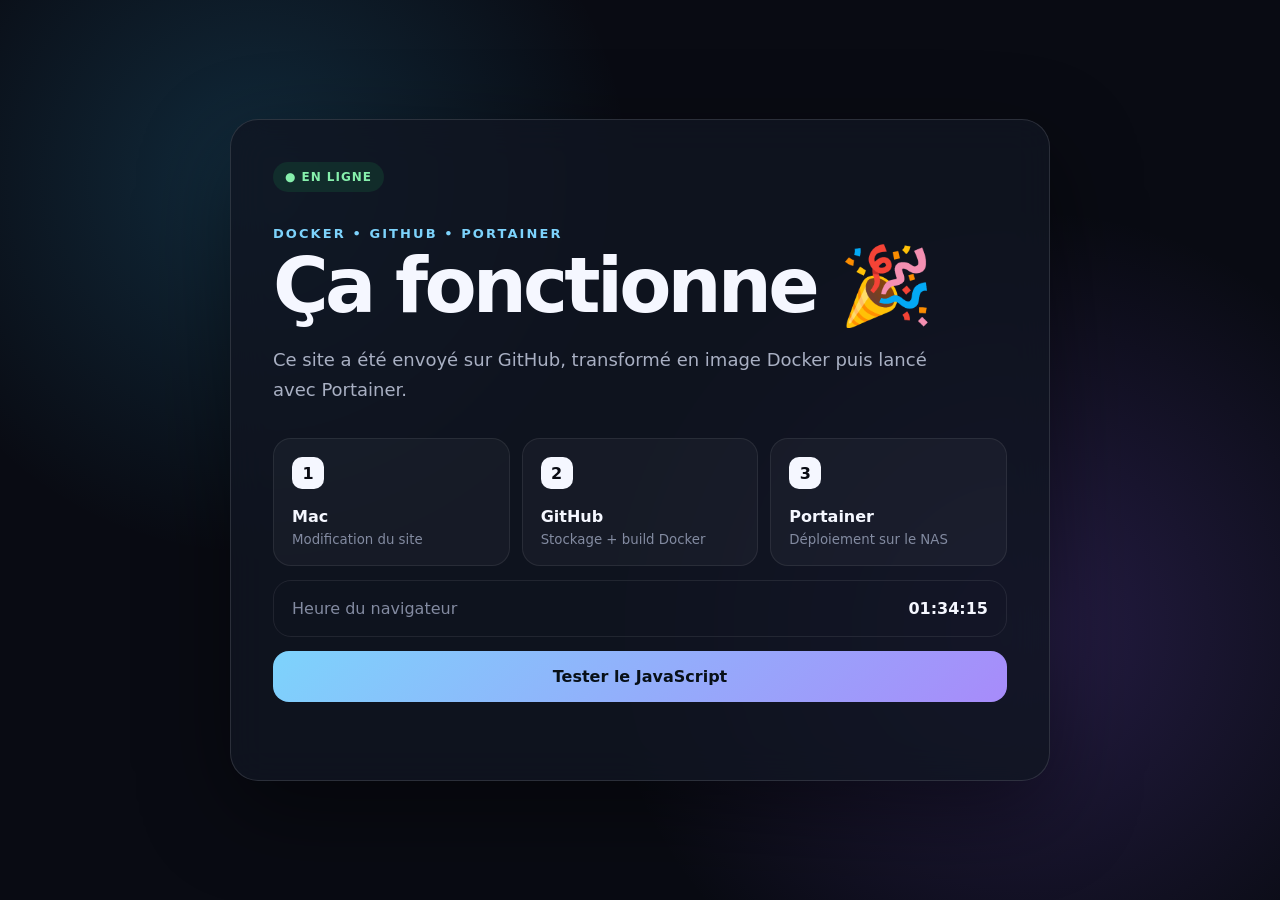
<file: index.html>
<!DOCTYPE html>
<html lang="fr">
<head>
  <meta charset="UTF-8">
  <meta name="viewport" content="width=device-width, initial-scale=1.0">
  <title>Test GitHub × Portainer</title>
  <link rel="stylesheet" href="style.css">
</head>
<body>
  <main class="card">
    <div class="badge">● EN LIGNE</div>
    <p class="eyebrow">DOCKER • GITHUB • PORTAINER</p>
    <h1>Ça fonctionne 🎉</h1>
    <p class="subtitle">
      Ce site a été envoyé sur GitHub, transformé en image Docker
      puis lancé avec Portainer.
    </p>

    <div class="steps">
      <div><span>1</span><strong>Mac</strong><small>Modification du site</small></div>
      <div><span>2</span><strong>GitHub</strong><small>Stockage + build Docker</small></div>
      <div><span>3</span><strong>Portainer</strong><small>Déploiement sur le NAS</small></div>
    </div>

    <div class="status">
      <span>Heure du navigateur</span>
      <strong id="clock">--:--:--</strong>
    </div>

    <button id="testButton">Tester le JavaScript</button>
    <p id="message"></p>
  </main>

  <script src="script.js"></script>
</body>
</html>
</file>
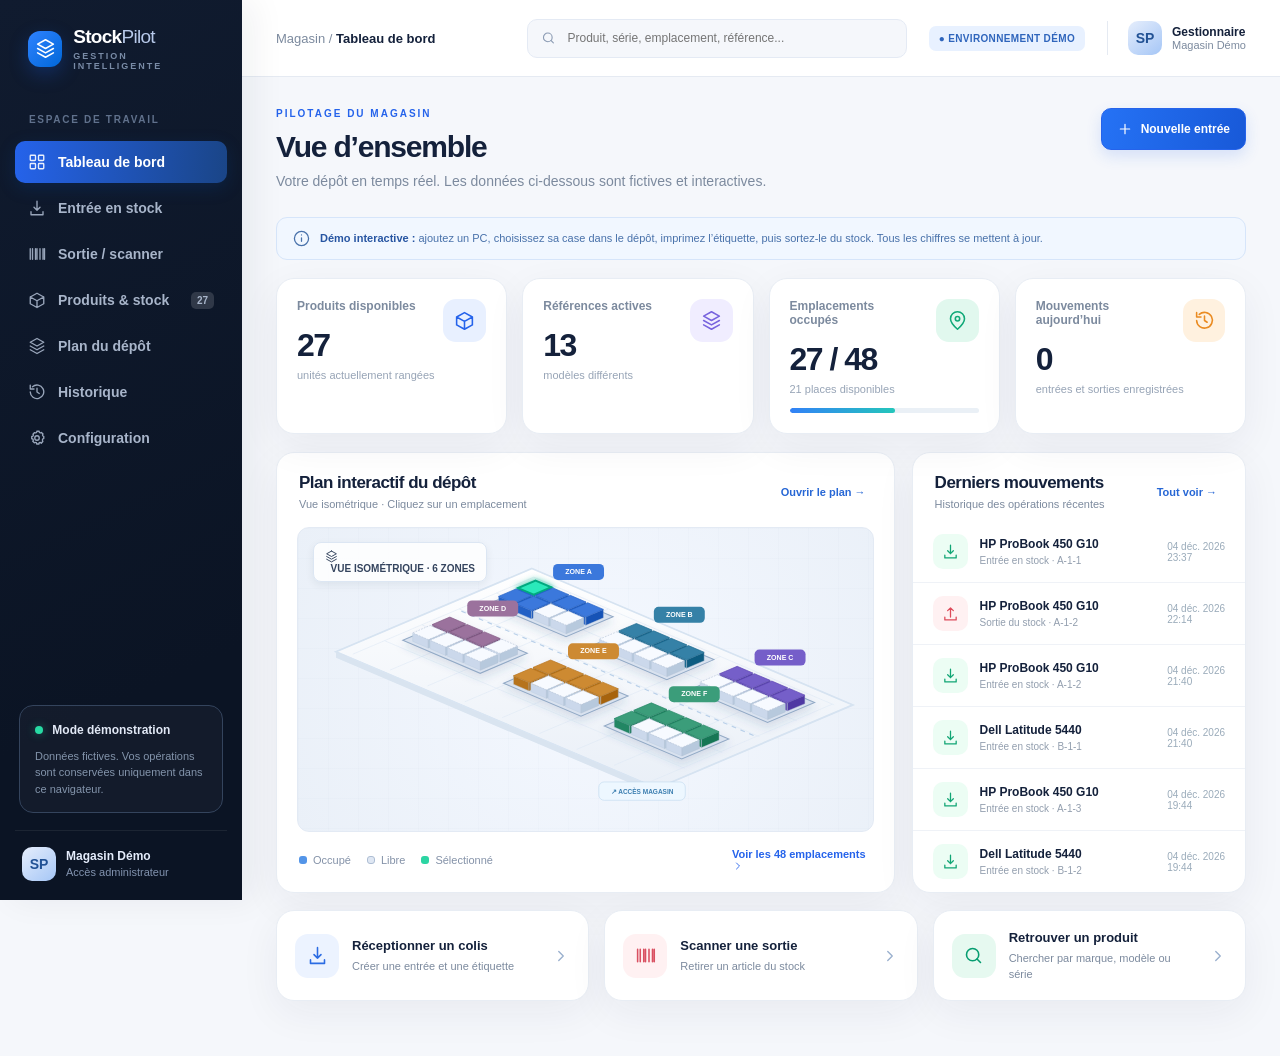
<file: stockpilot-demo/index.html>
<!DOCTYPE html>
<html lang="fr">
<head>
<meta charset="utf-8" />
<meta name="viewport" content="width=device-width, initial-scale=1" />
<meta name="theme-color" content="#0c1426" />
<meta name="description" content="StockPilot, démonstration interactive de gestion du stock, emplacements, étiquettes et scans." />
<title>StockPilot — Démonstration interactive</title>
<style>
:root{--navy:#101a2d;--navy2:#192740;--ink:#14213b;--muted:#7c8a9e;--line:#e5eaf2;--bg:#f5f7fb;--blue:#2563eb;--blue2:#1d4ed8;--cyan:#10b7ce;--green:#13a477;--red:#e34d5a;--orange:#f49a41;--shadow:0 12px 40px rgba(26,42,74,.06);--radius:18px}
*{box-sizing:border-box}html{scroll-behavior:smooth}body{margin:0;background:var(--bg);color:var(--ink);font-family:Inter,-apple-system,BlinkMacSystemFont,"Segoe UI",Arial,sans-serif;font-size:14px}button,input,select{font:inherit}button{cursor:pointer}button:disabled{cursor:not-allowed;opacity:.45}a{color:inherit;text-decoration:none}svg{display:block}button:focus-visible,input:focus-visible,select:focus-visible{outline:3px solid #83a9ff;outline-offset:2px}
.app{display:flex;min-height:100vh}.sidebar{width:242px;background:linear-gradient(155deg,#101b2f,#0b1424 75%);color:#a4b3cc;position:fixed;inset:0 auto 0 0;z-index:30;display:flex;flex-direction:column;padding:26px 15px 19px;box-shadow:12px 0 32px rgba(13,27,48,.06)}.brand{display:flex;align-items:center;gap:11px;padding:0 13px 35px;color:white}.brand-mark{width:36px;height:36px;border-radius:12px;background:linear-gradient(135deg,#2f82ff,#0067d8);display:grid;place-items:center;box-shadow:0 7px 19px #1a5de646}.brand strong{font-size:19px;letter-spacing:-.7px}.brand span{font-weight:400;color:#b7c9ea}.brand small{display:block;font-size:9px;letter-spacing:2px;text-transform:uppercase;color:#798ba6;margin-top:3px;font-weight:700}.navlabel{font-size:10px;letter-spacing:1.7px;text-transform:uppercase;color:#60718c;font-weight:800;padding:8px 14px;margin-bottom:6px}.navbtn{display:flex;gap:12px;width:100%;align-items:center;color:#a8b5ca;border:0;background:transparent;text-align:left;border-radius:10px;padding:12px 13px;margin:2px 0;font-weight:580;transition:.15s}.navbtn:hover{color:white;background:#ffffff12}.navbtn.active{color:white;background:linear-gradient(95deg,#2563eb 0%,#1a4587 100%);box-shadow:0 5px 17px #07489c3d}.navbtn .ic{opacity:.9}.navbtn .count{margin-left:auto;font-size:10px;padding:3px 6px;background:#ffffff25;border-radius:5px}.sidebottom{margin-top:auto}.sidecard{border:1px solid #34445d;background:#ffffff08;border-radius:14px;padding:15px;margin:0 4px 17px}.sidecard .green-dot{width:8px;height:8px;background:#27dba4;border-radius:50%;display:inline-block;margin-right:6px;box-shadow:0 0 10px #27dba468}.sidecard strong{color:#e2e9f6;font-size:12px}.sidecard p{font-size:11px;color:#8394ab;line-height:1.5;margin-bottom:0}.sidefoot{display:flex;align-items:center;gap:10px;border-top:1px solid #ffffff12;padding:16px 7px 0}.avatar{width:34px;height:34px;display:grid;place-items:center;border-radius:10px;background:linear-gradient(140deg,#e6eefc,#a5c6f6);color:#225295;font-weight:900}.sidefoot strong{color:#e5edfc;display:block;font-size:12px}.sidefoot small{font-size:11px;color:#8293af}
.main{margin-left:242px;width:calc(100% - 242px);min-width:0}.topbar{height:77px;display:flex;align-items:center;gap:22px;padding:0 34px;border-bottom:1px solid var(--line);background:#ffffffed;position:sticky;top:0;z-index:18;backdrop-filter:blur(12px)}.mobilemenu{display:none}.crumb{font-size:13px;color:var(--muted);white-space:nowrap}.crumb b{color:var(--ink)}.headersearch{display:flex;align-items:center;gap:10px;border:1px solid #e4eaf4;background:#f5f7fb;border-radius:10px;padding:0 13px;height:39px;width:min(380px,40vw);color:#8b9bb3;margin-left:auto}.headersearch input{background:none;border:0;outline:0;width:100%;min-width:0;color:#243653;font-size:12px}.tag{border-radius:7px;padding:7px 10px;background:#e8f1ff;color:#2f65bc;font-weight:800;font-size:10px;white-space:nowrap;letter-spacing:.35px}.userlabel{display:flex;align-items:center;gap:10px;border-left:1px solid var(--line);padding-left:20px}.userlabel strong{display:block;font-size:12px}.userlabel small{display:block;font-size:11px;color:var(--muted)}.content{max-width:1580px;margin:auto;padding:31px 34px 55px}.pagehead{display:flex;justify-content:space-between;align-items:flex-start;gap:20px;margin-bottom:25px}.eyebrow{text-transform:uppercase;letter-spacing:2px;font-size:10px;color:var(--blue);font-weight:900;margin-bottom:10px}.pagehead h1{font-size:30px;margin:0 0 7px;font-weight:800;letter-spacing:-1.2px;line-height:1.17}.pagehead p{margin:0;color:var(--muted);line-height:1.5}.head-actions{display:flex;align-items:center;gap:9px;flex-wrap:wrap}.btn{display:inline-flex;justify-content:center;align-items:center;gap:8px;min-height:42px;background:white;border:1px solid #dfe6ef;padding:0 15px;color:#344762;border-radius:10px;font-weight:750;font-size:12px;white-space:nowrap;transition:.17s}.btn:hover{border-color:#bdd0ef;background:#f6faff;transform:translateY(-1px)}.btn.primary{color:white;border-color:var(--blue);background:linear-gradient(100deg,#2572f5,#1859d8);box-shadow:0 6px 15px #2563eb28}.btn.primary:hover{background:#1452ce}.btn.negative{color:#ca364a;background:#fff1f2;border-color:#ffe1e4}.btn.negative:hover{background:#ffe6e9}.btn.green{background:#0eab7a;color:white;border-color:#0eab7a}.btn.iconbtn{min-width:42px;padding:0 10px}.btn.small{min-height:33px;padding:0 10px;font-size:11px}.btn.full{width:100%}.kpis{display:grid;grid-template-columns:repeat(4,minmax(0,1fr));gap:15px;margin-bottom:18px}.card{background:white;border:1px solid #e8edf4;border-radius:var(--radius);box-shadow:var(--shadow)}.stat{padding:20px;min-height:135px;position:relative;overflow:hidden}.stat .statrow{display:flex;justify-content:space-between;gap:10px}.stat .stat-title{font-size:12px;font-weight:650;color:var(--muted)}.stat .num{font-size:32px;letter-spacing:-1.5px;line-height:1.2;font-weight:850;margin:13px 0 5px}.stat .desc{font-size:11px;color:#97a4b6}.stat .icbox{width:43px;height:43px;border-radius:13px;display:grid;place-items:center}.icbox.blue{background:#e8f0ff;color:#2563eb}.icbox.green{background:#e1f8ee;color:#10a978}.icbox.purple{background:#f0edff;color:#7864de}.icbox.orange{background:#fff1df;color:#ea8b21}.progress{height:5px;background:#eaf0f6;border-radius:10px;margin-top:13px;overflow:hidden}.progress>div{height:100%;background:linear-gradient(90deg,#3281f7,#24c6bb);border-radius:10px}.two-col{display:grid;grid-template-columns:minmax(0,1.85fr) minmax(300px,1fr);gap:17px;align-items:stretch}.cardhead{display:flex;justify-content:space-between;align-items:center;gap:12px;padding:20px 22px 0}.cardhead h2{font-size:17px;letter-spacing:-.5px;margin:0 0 5px}.cardhead p{margin:0;color:var(--muted);font-size:11px}.cardhead .more{background:none;border:0;color:#2767d5;font-weight:750;font-size:11px}.mapcard{overflow:hidden}.mapshell{background:radial-gradient(circle at 52% 50%,#f4f8ff,#eaf0f8);border:1px solid #e3eaf4;border-radius:12px;position:relative;overflow:hidden;margin:17px 20px 13px;min-height:305px}.mapshell::before{content:"";position:absolute;inset:0;background-image:linear-gradient(#d7e1ef38 1px,transparent 1px),linear-gradient(90deg,#d7e1ef38 1px,transparent 1px);background-size:30px 30px;opacity:.6;pointer-events:none}.mapworld{width:100%;height:auto;display:block;position:relative;z-index:1}.mapworld [data-slot]{cursor:pointer;transition:opacity .15s;outline:none}.mapworld [data-slot]:hover{opacity:.75;filter:drop-shadow(0 0 4px #2563eb)}.mapworld [data-slot]:focus{filter:drop-shadow(0 0 4px blue)}.map-overlay{position:absolute;left:15px;top:14px;z-index:3;background:#ffffffd9;border:1px solid #dce6f3;padding:7px 11px;border-radius:8px;box-shadow:0 3px 9px #15243c12;color:#34445e;font-size:10px;font-weight:750}.maplegend{display:flex;gap:16px;align-items:center;padding:2px 22px 19px;flex-wrap:wrap;color:#8492a8;font-size:11px}.dot{display:inline-block;width:8px;height:8px;border-radius:3px;margin-right:6px}.map-legend-btn{margin-left:auto;border:none;background:none;color:var(--blue);font-weight:750;font-size:11px}.activityrow{display:flex;gap:12px;align-items:center;padding:13px 20px;border-bottom:1px solid #eff2f7}.activityrow:last-child{border:0}.activityrow .ar-icon{width:35px;height:35px;border-radius:10px;background:#ecfdf4;color:#11a574;display:grid;place-items:center;flex-shrink:0}.activityrow .ar-icon.out{background:#fff1f2;color:#dd4b5a}.activityrow .ar-info{min-width:0;flex:1}.activityrow strong{display:block;font-size:12px;white-space:nowrap;overflow:hidden;text-overflow:ellipsis}.activityrow small{color:#929eae;font-size:10px;display:block;margin-top:4px}.activityrow .ar-time{color:#9aabba;white-space:nowrap;font-size:10px}.quickactions{display:grid;grid-template-columns:repeat(3,1fr);gap:15px;margin-top:17px}.quickaction{padding:19px 18px;display:flex;align-items:center;gap:13px;cursor:pointer;text-align:left;color:var(--ink);transition:.15s}.quickaction:hover{border-color:#9ebcff;transform:translateY(-2px)}.quickaction .qico{width:44px;height:44px;border-radius:13px;background:#ecf3ff;color:#2b6ce3;display:grid;place-items:center;flex-shrink:0}.quickaction strong{display:block;font-size:13px;margin-bottom:4px}.quickaction small{font-size:11px;color:var(--muted)}.quickaction .arr{margin-left:auto;color:#9ab0ce}.flowgrid{display:grid;grid-template-columns:minmax(0,1.45fr) minmax(300px,1fr);gap:18px}.formcard{padding:23px}.formcard h2{font-size:18px;margin:0 0 6px}.formcard>.intro{color:var(--muted);font-size:12px;margin:0 0 25px}.field{margin-bottom:18px}.field label{display:block;font-size:11px;font-weight:800;margin-bottom:8px;color:#364561}.field input,.field select,.field textarea,.field .inputlook{width:100%;height:44px;border:1px solid #dfe6f0;background:#fcfdff;border-radius:10px;color:#1d2d45;padding:0 13px;outline:0;font-size:13px}.field input:focus,.field select:focus{border-color:#4d88f2;box-shadow:0 0 0 3px #2671f51a}.field input::placeholder{color:#abb6c5}.twofields{display:grid;grid-template-columns:1fr 1fr;gap:14px}.productpick{border:1px solid #e1e9f5;border-radius:12px;padding:12px 14px;background:#f8fbff;display:flex;align-items:center;gap:14px;margin-top:10px}.prodicon{width:47px;height:45px;border:1px solid #e3eaf5;border-radius:10px;background:linear-gradient(155deg,#e9f1ff,#dae8ff);color:#2762b6;display:grid;place-items:center;flex-shrink:0}.productpick strong{font-size:13px;display:block}.productpick small{display:block;color:var(--muted);margin-top:5px;font-size:11px}.steps{display:flex;align-items:center;gap:11px;margin-bottom:22px}.step{display:flex;align-items:center;gap:7px;font-size:10px;color:#a2b0c1;font-weight:800}.step i{font-style:normal;width:24px;height:24px;border-radius:50%;display:grid;place-items:center;background:#e8edf5;color:#879ab5}.step.active{color:#2563eb}.step.active i{background:#286eec;color:white}.stepbar{height:1px;background:#e4eaf3;flex:1}.reco{background:#ecfdf5;border:1px solid #bfead5;border-radius:12px;padding:16px;margin:17px 0 20px}.reco .recohead{font-size:12px;color:#078359;font-weight:850;display:flex;align-items:center;gap:7px}.reco h3{font-size:21px;margin:10px 0 3px;color:#16382f;letter-spacing:-.5px}.reco p{font-size:11px;color:#4b8d76;margin:0}.hint{background:#f2f6fc;border:1px solid #e2eaf3;border-radius:10px;padding:13px;color:#65788f;font-size:11px;line-height:1.65}.minimap .mapshell{margin:0;min-height:0}.minimap .mapshell .mapworld{width:100%}.minimap .maplegend{display:none}.label-preview{background:white;border:1px solid #d9e3f0;border-radius:14px;padding:22px;margin-bottom:18px;box-shadow:0 8px 25px #273c5c0b}.label-preview .microbrand{font-size:11px;font-weight:900;letter-spacing:-.4px;display:flex;align-items:center;gap:7px}.label-preview h3{font-size:20px;margin:16px 0 3px}.label-preview p{font-size:11px;color:#66778a;margin:4px 0}.label-bottom{display:flex;align-items:end;justify-content:space-between;margin-top:16px;gap:8px}.label-bottom .barcode{width:min(100%,250px)}.label-bottom .label-qr{border:2px dashed #b9c5d4;background:#f4f7fb;border-radius:8px;padding:10px;font-size:10px;color:#7e8ca0;text-align:center}.success-page{max-width:750px;margin:0 auto}.success-icon{width:66px;height:66px;border-radius:50%;background:#e1faec;color:#10a374;display:grid;place-items:center;margin-bottom:16px}.success-page h2{font-size:24px;margin:0 0 8px}.success-page>p{color:var(--muted)}.scan-panel{display:flex;align-items:center;justify-content:center;flex-direction:column;gap:14px;background:radial-gradient(circle at center,#1e355a,#0b1425);border-radius:16px;color:white;padding:33px 15px;min-height:230px;position:relative;overflow:hidden}.scan-panel:before,.scan-panel:after{content:"";position:absolute;border:2px solid #4bedb4;width:45px;height:45px;opacity:.9}.scan-panel:before{top:26px;left:30px;border-right:0;border-bottom:0}.scan-panel:after{bottom:26px;right:30px;border-left:0;border-top:0}.scan-panel p{font-size:12px;color:#afc4e4;margin:0;text-align:center;max-width:310px}.scan-panel video{width:min(100%,400px);max-height:240px;object-fit:cover;border-radius:9px}.scan-input{display:flex;gap:8px}.scan-input input{flex:1;width:100%;min-width:0;height:44px;border:1px solid #dfe6ef;border-radius:10px;padding:0 13px}.slim-table{width:100%;border-collapse:collapse}.slim-table th{text-align:left;padding:14px 17px;background:#f8fafd;color:#8695aa;font-weight:800;text-transform:uppercase;letter-spacing:.5px;font-size:10px;white-space:nowrap}.slim-table td{padding:12px 17px;border-bottom:1px solid #eff2f7;font-size:12px}.slim-table tbody tr:last-child td{border-bottom:0}.slim-table tbody tr:hover{background:#fbfcff}.pill{display:inline-flex;align-items:center;gap:6px;font-size:10px;font-weight:800;padding:6px 9px;border-radius:8px}.pill.green{background:#e3f9ed;color:#0e9567}.pill.red{background:#fff0f1;color:#d54556}.pill.blue{background:#eaf1ff;color:#2762cb}.pill.gray{background:#f0f3f8;color:#6e819c}.table-wrap{overflow-x:auto}.filters{display:flex;align-items:center;gap:9px;flex-wrap:wrap;padding:16px 20px;border-bottom:1px solid #edf1f6}.filters input,.filters select{background:#f8fbff;border:1px solid #e1e7f1;border-radius:9px;height:37px;padding:0 12px;font-size:11px;color:#364b68}.filters input{min-width:180px;flex:1}.filters select{min-width:125px}.clickrow{cursor:pointer}.linkbtn{background:none;border:0;font-size:11px;font-weight:800;color:#2667d9;padding:6px}.bigmap{display:grid;grid-template-columns:minmax(0,1fr) 300px;gap:17px}.bigmap .mapshell{margin:15px;min-height:420px}.mapdetail{padding:22px}.mapdetail h2{font-size:17px;margin:0 0 15px}.zonechips{display:flex;gap:6px;flex-wrap:wrap;margin:15px 0}.zonechip{border:1px solid #e1e8f2;background:white;border-radius:8px;padding:7px 9px;font-size:11px;font-weight:750;color:#607084}.zonechip.active{background:#e9f1ff;color:#2462c8;border-color:#80aafb}.shelfcard{border:1px solid #e7edf3;border-radius:12px;overflow:hidden;margin-top:15px}.shelfrow{display:flex;gap:8px;padding:10px;border-bottom:1px solid #edf1f6;align-items:center}.shelfrow:last-child{border:0}.shelfrow strong{font-size:11px;color:#66778f;width:65px;flex-shrink:0}.shelf-cell{display:grid;place-items:center;flex:1;min-width:0;height:32px;border-radius:7px;background:#eef2f9;color:#8699b5;border:1px solid #e3e8f1;font-size:10px;cursor:pointer;font-weight:800}.shelf-cell.full{background:#dceafe;color:#2f6bc4;border-color:#c4d8fc}.shelf-cell.chosen{outline:2px solid #2178ff;outline-offset:1px}.shelf-cell:hover{filter:brightness(.95)}.slotdetail{padding:14px;background:#f5f8fe;border:1px solid #e3eafa;border-radius:10px;margin-top:16px}.slotdetail h3{font-size:14px;margin:0 0 8px}.slotdetail p{font-size:11px;color:#75849a;margin:0 0 12px;line-height:1.6}.slotdetail .slotoccupant{font-size:12px;font-weight:750;color:#263c5e}.settingscard{padding:23px;max-width:780px}.settingscard h2{margin:0 0 8px;font-size:18px}.settingscard p{font-size:12px;color:#7f8da0;line-height:1.65}.ruleitem{display:flex;gap:13px;align-items:center;padding:14px 0;border-bottom:1px solid #edf1f5}.ruleitem:last-child{border:0}.ruleitem .zonebadge{font-size:12px;border-radius:10px;padding:12px;font-weight:850;min-width:58px;text-align:center;background:#edf4ff;color:#2368d1}.ruleitem strong{display:block;font-size:12px}.ruleitem small{display:block;margin-top:5px;color:#8190a5;font-size:11px}.ruleitem .badgeend{margin-left:auto;font-size:10px;background:#edf9f3;color:#088556;border-radius:7px;padding:6px 8px}.empty{padding:33px;text-align:center;color:#95a2b1;font-size:12px}.toast-holder{position:fixed;bottom:25px;right:25px;z-index:65;display:flex;flex-direction:column;gap:9px}.toast{background:#152640;color:white;box-shadow:0 14px 35px #07152e40;border-radius:12px;padding:14px 18px;display:flex;align-items:center;gap:10px;font-weight:700;font-size:12px;max-width:360px;animation:appear .25s ease}.toast.error{background:#a33242}@keyframes appear{from{opacity:0;transform:translateY(10px)}to{opacity:1;transform:translateY(0)}}.overlay{position:fixed;inset:0;z-index:60;background:#101d3190;display:grid;place-items:center;padding:20px;backdrop-filter:blur(4px)}.modal{width:min(95vw,510px);background:white;border-radius:20px;box-shadow:0 35px 100px #0a193455;overflow:hidden}.modal-head{display:flex;align-items:center;justify-content:space-between;padding:23px 25px;border-bottom:1px solid var(--line)}.modal-head h2{font-size:19px;margin:0}.modal-body{padding:25px}.modal-foot{padding:17px 25px;border-top:1px solid #edf0f5;display:flex;gap:8px;justify-content:flex-end}.closebtn{border:0;background:#f3f6fc;border-radius:8px;width:32px;height:32px;display:grid;place-items:center;color:#667c9d}.mobilebottom{display:none}.guidebar{display:flex;align-items:center;gap:10px;border:1px solid #d6e5fa;background:#f1f7ff;border-radius:11px;color:#4871aa;padding:12px 16px;font-size:11px;line-height:1.5;margin-bottom:18px}.guidebar strong{color:#2755a2}
@media(max-width:1270px){.sidebar{width:214px}.main{margin-left:214px;width:calc(100% - 214px)}.content{padding:26px 23px}.topbar{padding:0 23px}.two-col{grid-template-columns:1.35fr 1fr}.stat{padding:15px}.stat .num{font-size:29px}.bigmap{grid-template-columns:1fr 270px}}
@media(max-width:1050px){.kpis{grid-template-columns:repeat(2,1fr)}.two-col,.flowgrid,.bigmap{grid-template-columns:1fr}.mapdetail{display:block}.mapshell{min-height:270px}.headersearch{width:230px}.userlabel{display:none}}
@media(max-width:760px){.sidebar{transform:translateX(-105%);transition:transform .2s;width:245px}.sidebar.open{transform:translateX(0)}.main{width:100%;margin:0}.topbar{height:62px;padding:0 16px;gap:12px}.mobilemenu{display:grid;place-items:center;width:32px;height:34px;border:0;background:none;color:#243653}.crumb{display:none}.headersearch{margin-left:0;flex:1;width:100%}.topbar .tag{display:none}.content{padding:21px 15px 90px}.pagehead{display:block;margin-bottom:20px}.pagehead h1{font-size:25px}.pagehead p{font-size:12px}.head-actions{margin-top:18px}.kpis{gap:10px}.stat{min-height:125px;padding:15px}.stat .num{font-size:28px}.stat .icbox{width:36px;height:36px}.stat-title{font-size:11px!important}.two-col,.quickactions{gap:11px}.quickactions{grid-template-columns:1fr}.mapcard .cardhead{padding:16px 15px 0}.mapshell{margin:11px 9px;min-height:0}.maplegend{padding:5px 13px 16px;gap:10px}.flowgrid{gap:12px}.formcard{padding:17px}.twofields{grid-template-columns:1fr}.bigmap{gap:12px}.bigmap .mapshell{margin:10px;min-height:0}.mapdetail{padding:19px}.pagehead .btn{flex:1}.mobilebottom{display:flex;position:fixed;bottom:0;left:0;right:0;background:#fff;border-top:1px solid #e4eafa;z-index:20;justify-content:space-around;padding:8px 4px calc(8px + env(safe-area-inset-bottom));box-shadow:0 -8px 25px #1531580c}.mobilebottom button{border:0;background:none;color:#8a9ab0;min-width:62px;display:grid;justify-items:center;gap:2px;font-size:9px;padding:5px 2px}.mobilebottom button.active{color:#2364d4;font-weight:800}.modal{max-height:90vh;overflow:auto}.scan-input{flex-wrap:wrap}.scan-input .btn{flex:1}.sidebackdrop{position:fixed;inset:0;background:#09142680;z-index:25}.label-preview{padding:14px}.guidebar{align-items:flex-start}}
@media(max-width:370px){.kpis{grid-template-columns:1fr 1fr}.stat .num{font-size:25px}.maplegend{font-size:9px}}
</style>
</head>
<body>
<div id="app"></div>
<div id="toasts" class="toast-holder" aria-live="polite"></div>
<script>
(()=>{'use strict';
const APPKEY='stockpilot-demo-v2';
const ICONS={grid:'<rect x="3" y="3" width="7" height="7" rx="1"/><rect x="14" y="3" width="7" height="7" rx="1"/><rect x="3" y="14" width="7" height="7" rx="1"/><rect x="14" y="14" width="7" height="7" rx="1"/>',plus:'<path d="M12 5v14M5 12h14"/>',minus:'<path d="M5 12h14"/>',package:'<path d="m12 3 9 5-9 5-9-5 9-5ZM3 8v9l9 5 9-5V8M12 13v9"/>',in:'<path d="M12 3v12m-4-4 4 4 4-4M4 17v4h16v-4"/>',out:'<path d="M12 17V4m-4 4 4-4 4 4M4 17v4h16v-4"/>',layers:'<path d="m12 2 9 5-9 5-9-5 9-5ZM3 12l9 5 9-5M3 17l9 5 9-5"/>',search:'<circle cx="11" cy="11" r="7"/><path d="m20 20-4-4"/>',history:'<path d="M3 12a9 9 0 1 0 3-7M3 3v5h5M12 7v5l3 2"/>',settings:'<circle cx="12" cy="12" r="3"/><path d="M19.4 15a1.6 1.6 0 0 0 .32 1.74l.06.06-2.12 2.12-.06-.06A1.6 1.6 0 0 0 15.86 18a1.6 1.6 0 0 0-1.28 1.56V20h-3v-.44A1.6 1.6 0 0 0 10.3 18a1.6 1.6 0 0 0-1.74.32l-.06.06-2.12-2.12.06-.06A1.6 1.6 0 0 0 7 14.46 1.6 1.6 0 0 0 5.44 13H5v-3h.44A1.6 1.6 0 0 0 7 8.72a1.6 1.6 0 0 0-.32-1.74l-.06-.06L8.74 4.8l.06.06A1.6 1.6 0 0 0 10.54 5a1.6 1.6 0 0 0 1.28-1.56V3h3v.44A1.6 1.6 0 0 0 16.1 5a1.6 1.6 0 0 0 1.74-.32l.06-.06 2.12 2.12-.06.06A1.6 1.6 0 0 0 19.4 8.5a1.6 1.6 0 0 0 1.56 1.28H21v3h-.44A1.6 1.6 0 0 0 19.4 15Z"/>',barcode:'<path d="M3 5v14M6 5v14M10 5v14M12 5v14M16 5v14M20 5v14M22 5v14"/>',arrow:'<path d="M5 12h14m-6-6 6 6-6 6"/>',chev:'<path d="m9 18 6-6-6-6"/>',check:'<path d="m4 12 5 5L20 6"/>',close:'<path d="M5 5l14 14M19 5 5 19"/>',printer:'<path d="M6 9V3h12v6M6 18H4a2 2 0 0 1-2-2v-5a2 2 0 0 1 2-2h16a2 2 0 0 1 2 2v5a2 2 0 0 1-2 2h-2M6 14h12v8H6z"/>',camera:'<path d="M3 7h4l2-3h6l2 3h4v13H3z"/><circle cx="12" cy="13" r="4"/>',monitor:'<rect x="3" y="4" width="18" height="13" rx="2"/><path d="M8 21h8M12 17v4"/>',laptop:'<rect x="5" y="3" width="14" height="13" rx="1"/><path d="m2 20 3-4h14l3 4H2Z"/>',clock:'<circle cx="12" cy="12" r="9"/><path d="M12 7v5l3 2"/>',pin:'<path d="M20 10c0 5-8 12-8 12S4 15 4 10a8 8 0 1 1 16 0Z"/><circle cx="12" cy="10" r="2.5"/>',reload:'<path d="M20 7V3h-4M20 3l-3 3a8 8 0 1 0 3 9"/>',info:'<circle cx="12" cy="12" r="10"/><path d="M12 11v5M12 7h.01"/>',menu:'<path d="M4 6h16M4 12h16M4 18h16"/>',trash:'<path d="M4 7h16M9 4h6M6 7l1 14h10l1-14M10 11v7m4-7v7"/>',filter:'<path d="M3 5h18l-7 8v6l-4 2v-8Z"/>',eye:'<path d="M2 12s3.5-7 10-7 10 7 10 7-3.5 7-10 7-10-7-10-7Z"/><circle cx="12" cy="12" r="3"/>',harddrive:'<rect x="3" y="4" width="18" height="16" rx="2"/><path d="M3 14h18M8 17h.01M12 17h.01"/>',shield:'<path d="m12 2 9 4v5c0 6-4 9-9 11-5-2-9-5-9-11V6z"/><path d="m8 12 3 3 5-5"/>'};
function ico(name,size=18){return `<svg class="ic" width="${size}" height="${size}" viewBox="0 0 24 24" fill="none" stroke="currentColor" stroke-width="1.8" stroke-linecap="round" stroke-linejoin="round" aria-hidden="true">${ICONS[name]||ICONS.package}</svg>`}
const CATALOG=[{id:'hp450',brand:'HP',model:'ProBook 450 G10',cat:'PC portable',zone:'A',kind:'laptop',ref:'HP-PB450-G10'},{id:'hp640',brand:'HP',model:'EliteBook 640 G10',cat:'PC portable',zone:'A',kind:'laptop',ref:'HP-EB640-G10'},{id:'hp255',brand:'HP',model:'255 G10',cat:'PC portable',zone:'A',kind:'laptop',ref:'HP-255-G10'},{id:'dell5440',brand:'Dell',model:'Latitude 5440',cat:'PC portable',zone:'B',kind:'laptop',ref:'DE-LAT5440'},{id:'dell3550',brand:'Dell',model:'Vostro 3550',cat:'PC portable',zone:'B',kind:'laptop',ref:'DE-V3550'},{id:'lenT14',brand:'Lenovo',model:'ThinkPad T14 Gen 5',cat:'PC portable',zone:'C',kind:'laptop',ref:'LE-T14-G5'},{id:'lenE16',brand:'Lenovo',model:'ThinkPad E16',cat:'PC portable',zone:'C',kind:'laptop',ref:'LE-E16'},{id:'macair',brand:'Apple',model:'MacBook Air M3',cat:'PC portable',zone:'D',kind:'laptop',ref:'AP-MBA-M3'},{id:'macmini',brand:'Apple',model:'Mac mini M4',cat:'PC fixe',zone:'D',kind:'harddrive',ref:'AP-MINI-M4'},{id:'samsung24',brand:'Samsung',model:'Moniteur 24” FHD',cat:'Écran',zone:'E',kind:'monitor',ref:'SA-24-FHD'},{id:'dell27',brand:'Dell',model:'Moniteur 27” QHD',cat:'Écran',zone:'E',kind:'monitor',ref:'DE-27-QHD'},{id:'logi',brand:'Logitech',model:'Souris M185',cat:'Accessoire',zone:'F',kind:'package',ref:'LO-M185'},{id:'dock',brand:'TERRA',model:'Station d’accueil USB-C',cat:'Accessoire',zone:'F',kind:'package',ref:'TE-DOCK-USBC'}];
const ZONES=[{id:'A',label:'PC HP',tint:'#3b78dc',light:'#d9e8fd',brands:'HP'},{id:'B',label:'PC Dell',tint:'#3581a7',light:'#d8eef8',brands:'Dell'},{id:'C',label:'PC Lenovo',tint:'#755ec9',light:'#e9e2fb',brands:'Lenovo'},{id:'D',label:'Apple',tint:'#9b729d',light:'#f0e5f0',brands:'Apple'},{id:'E',label:'Écrans',tint:'#cd8a33',light:'#f8ead5',brands:'Moniteurs'},{id:'F',label:'Accessoires',tint:'#3b9d7a',light:'#dcf2e7',brands:'Accessoires'}];
const ALLSLOTS=ZONES.flatMap(z=>[1,2].flatMap(s=>[1,2,3,4].map(c=>`${z.id}-${s}-${c}`)));
const $=(s)=>document.querySelector(s);const esc=v=>String(v??'').replace(/[&<>"']/g,c=>({'&':'&amp;','<':'&lt;','>':'&gt;','"':'&quot;',"'":'&#39;'}[c]));
const pretty=slot=>slot?`Zone ${slot[0]} · Étagère ${slot[2]} · Case ${slot[4]}`:'Aucun emplacement';
const displayName=p=>p?`${p.brand} ${p.model}`:'Produit inconnu';
const fmtDate=ts=>new Date(ts).toLocaleDateString('fr-FR',{day:'2-digit',month:'short',year:'numeric'});
const fmtTime=ts=>new Date(ts).toLocaleTimeString('fr-FR',{hour:'2-digit',minute:'2-digit'});
function initial(){const now=Date.now(),items=[],events=[];let n=236;const samples={A:['hp450','hp450','hp450','hp640','hp640','hp255'],B:['dell5440','dell5440','dell5440','dell3550'],C:['lenT14','lenT14','lenT14','lenE16'],D:['macair','macair','macmini'],E:['samsung24','samsung24','samsung24','dell27','dell27'],F:['logi','logi','logi','dock','dock']};for(const z of ZONES){const ids=samples[z.id],slots=ALLSLOTS.filter(s=>s.startsWith(z.id+'-'));ids.forEach((pid,i)=>{let id='STK-'+String(n++).padStart(6,'0'),ts=now-(i+z.id.charCodeAt(0)-64)*7000000;items.push({id,pid,slot:slots[i],serial:'SN'+String(33000+n*37),condition:'Neuf',inAt:ts});events.push({id:'e'+id,type:'in',itemId:id,pid,slot:slots[i],at:ts,actor:'Équipe magasin'});});}events.push({id:'eout1',type:'out',itemId:'STK-000200',pid:'hp450',slot:'A-1-2',at:now-12000000,actor:'Équipe magasin'});return {items,events,counter:Math.max(236,n),catalog:CATALOG.map(x=>({...x}))}}
function load(){try{let d=JSON.parse(localStorage.getItem(APPKEY));if(d&&Array.isArray(d.items)&&Array.isArray(d.events)&&Array.isArray(d.catalog))return d}catch(e){}return initial()}
let db=load(),page='dashboard',selectedSlot='A-1-1',selectedProduct=CATALOG[0].id,chosenSlot=null,formSerial='',formCondition='Neuf',lastAdded=null,scanResult=null,searchTerm='',tableFilter='',tableZone='all',tableType='all',modal=null,cameraStream=null,scanning=false,activeCameraRun=0,mobileNav=false;
function save(){try{localStorage.setItem(APPKEY,JSON.stringify(db))}catch(e){toast('Stockage local indisponible : les modifications seront temporaires',true)}}
function product(pid){return db.catalog.find(p=>p.id===pid)}function itemAt(slot){return db.items.find(i=>i.slot===slot)}function itemById(id){return db.items.find(i=>i.id.toUpperCase()===String(id).trim().toUpperCase())}function zoneOf(slot){return ZONES.find(z=>z.id===slot?.[0])}
function firstFree(zone){return ALLSLOTS.find(s=>s.startsWith(zone+'-')&&!itemAt(s))||null}
function toast(msg,error=false){let div=document.createElement('div');div.className='toast'+(error?' error':'');div.innerHTML=ico(error?'info':'check',16)+`<span>${esc(msg)}</span>`;$('#toasts').appendChild(div);setTimeout(()=>div.remove(),4000)}
function nav(p){stopCamera();page=p;modal=null;mobileNav=false;$('#app').innerHTML=layout();window.scrollTo({top:0,behavior:'instant'});}
function goEntry(pid=null){selectedProduct=pid||selectedProduct||db.catalog[0].id;chosenSlot=null;formSerial='';formCondition='Neuf';lastAdded=null;nav('entry')}
function goExit(id=null){scanResult=id?itemById(id)||null:null;nav('exit')}
function layout(){let menu=[['dashboard','Tableau de bord','grid'],['entry','Entrée en stock','in'],['exit','Sortie / scanner','barcode'],['products','Produits & stock','package'],['map','Plan du dépôt','layers'],['history','Historique','history'],['settings','Configuration','settings']];return `<div class="app">${mobileNav?'<div class="sidebackdrop" data-action="closemenu"></div>':''}<aside class="sidebar ${mobileNav?'open':''}"><div class="brand"><div class="brand-mark">${ico('layers',21)}</div><div><strong>Stock<span>Pilot</span></strong><small>Gestion intelligente</small></div></div><div class="navlabel">ESPACE DE TRAVAIL</div>${menu.map(([id,label,icon])=>`<button class="navbtn ${page===id?'active':''}" data-nav="${id}">${ico(icon,18)} <span>${label}</span>${id==='products'?`<span class="count">${db.items.length}</span>`:''}</button>`).join('')}<div class="sidebottom"><div class="sidecard"><strong><span class="green-dot"></span> Mode démonstration</strong><p>Données fictives. Vos opérations sont conservées uniquement dans ce navigateur.</p></div><div class="sidefoot"><div class="avatar">SP</div><div><strong>Magasin Démo</strong><small>Accès administrateur</small></div></div></div></aside><main class="main"><header class="topbar"><button class="mobilemenu" data-action="menu" aria-label="Ouvrir le menu">${ico('menu',22)}</button><div class="crumb">Magasin / <b>${menu.find(x=>x[0]===page)?.[1]||'Stock'}</b></div><div class="headersearch">${ico('search',16)}<input id="global-search" aria-label="Rechercher un produit" placeholder="Produit, série, emplacement, référence..." autocomplete="off"></div><span class="tag">● ENVIRONNEMENT DÉMO</span><div class="userlabel"><div class="avatar">SP</div><div><strong>Gestionnaire</strong><small>Magasin Démo</small></div></div></header><div class="content" id="content">${renderPage()}</div></main><div class="mobilebottom">${[['dashboard','Accueil','grid'],['entry','Entrée','in'],['exit','Scanner','barcode'],['map','Plan','layers'],['products','Stock','package']].map(([id,label,icon])=>`<button data-nav="${id}" class="${page===id?'active':''}">${ico(icon,19)}${label}</button>`).join('')}</div></div>${modal?renderModal():''}`}
function renderPage(){return ({dashboard:renderDashboard,entry:renderEntry,exit:renderExit,products:renderProducts,map:renderMapPage,history:renderHistory,settings:renderSettings})[page]();}
function heading(kicker,title,subtitle,actions=''){return `<div class="pagehead"><div><div class="eyebrow">${kicker}</div><h1>${title}</h1><p>${subtitle}</p></div>${actions?`<div class="head-actions">${actions}</div>`:''}</div>`}
const btn=(label,action,icon='arrow',cls='primary')=>`<button class="btn ${cls}" data-action="${action}">${ico(icon,16)} ${label}</button>`;
function renderDashboard(){const cnt=db.items.length,used=cnt,refs=new Set(db.items.map(i=>i.pid)).size,today=new Date().toDateString(),mov=db.events.filter(e=>new Date(e.at).toDateString()===today).length;return `${heading('PILOTAGE DU MAGASIN','Vue d’ensemble','Votre dépôt en temps réel. Les données ci-dessous sont fictives et interactives.',btn('Nouvelle entrée','newentry','plus'))}<div class="guidebar">${ico('info',17)} <span><strong>Démo interactive :</strong> ajoutez un PC, choisissez sa case dans le dépôt, imprimez l’étiquette, puis sortez-le du stock. Tous les chiffres se mettent à jour.</span></div><div class="kpis">${stat('Produits disponibles',cnt,'unités actuellement rangées','package','blue')}${stat('Références actives',refs,'modèles différents','layers','purple')}${stat('Emplacements occupés',`${used} / ${ALLSLOTS.length}`,`${ALLSLOTS.length-used} places disponibles`,'pin','green',Math.round(100*used/ALLSLOTS.length))}${stat('Mouvements aujourd’hui',mov,'entrées et sorties enregistrées','history','orange')}</div><div class="two-col"><section class="card mapcard"><div class="cardhead"><div><h2>Plan interactif du dépôt</h2><p>Vue isométrique · Cliquez sur un emplacement</p></div><button class="more" data-nav="map">Ouvrir le plan →</button></div>${renderMap('mini')}<div class="maplegend"><span><i class="dot" style="background:#5395e8"></i>Occupé</span><span><i class="dot" style="background:#dfe7f3;border:1px solid #adbdd3"></i>Libre</span><span><i class="dot" style="background:#2cd5a3"></i>Sélectionné</span><button class="map-legend-btn" data-nav="map">Voir les ${ALLSLOTS.length} emplacements ${ico('chev',12)}</button></div></section><section class="card"><div class="cardhead"><div><h2>Derniers mouvements</h2><p>Historique des opérations récentes</p></div><button class="more" data-nav="history">Tout voir →</button></div><div style="margin-top:11px">${eventsRows(6)}</div></section></div><div class="quickactions"><button class="card quickaction" data-action="newentry"><div class="qico">${ico('in',21)}</div><span><strong>Réceptionner un colis</strong><small>Créer une entrée et une étiquette</small></span><span class="arr">${ico('chev')}</span></button><button class="card quickaction" data-action="goexit"><div class="qico" style="background:#fff1f2;color:#d95061">${ico('barcode',21)}</div><span><strong>Scanner une sortie</strong><small>Retirer un article du stock</small></span><span class="arr">${ico('chev')}</span></button><button class="card quickaction" data-nav="products"><div class="qico" style="background:#e6f9f0;color:#069d70">${ico('search',21)}</div><span><strong>Retrouver un produit</strong><small>Chercher par marque, modèle ou série</small></span><span class="arr">${ico('chev')}</span></button></div>`}
function stat(title,num,desc,icon,color,progress=null){return `<div class="card stat"><div class="statrow"><div><div class="stat-title">${title}</div><div class="num">${num}</div></div><div class="icbox ${color}">${ico(icon,21)}</div></div><div class="desc">${desc}</div>${progress!==null?`<div class="progress"><div style="width:${progress}%"></div></div>`:''}</div>`}
function eventsRows(n){const latest=[...db.events].sort((a,b)=>b.at-a.at).slice(0,n);return latest.length?latest.map(e=>{const p=product(e.pid);return `<div class="activityrow"><div class="ar-icon ${e.type==='out'?'out':''}">${ico(e.type==='in'?'in':'out',17)}</div><div class="ar-info"><strong>${esc(displayName(p))}</strong><small>${e.type==='in'?'Entrée en stock':'Sortie du stock'} · ${esc(e.slot)}</small></div><span class="ar-time">${fmtDate(e.at)}<br>${fmtTime(e.at)}</span></div>`}).join(''):`<div class="empty">Aucun mouvement enregistré</div>`}
function mapSVG(){const rect=(a,b,c,d)=>`<polygon points="${[a,b,c,d].map(pt=>pt.join(',')).join(' ')}" />`;
const OX=398,OY=83,U=31.5,V=13.4,Z=27;let pt=(x,y,z=0)=>[+(OX+(x-y)*U).toFixed(1),+(OY+(x+y)*V-z*Z).toFixed(1)];let points=arr=>arr.map(p=>p.join(',')).join(' ');let svg=`<svg class="mapworld" viewBox="0 0 970 460" role="img" aria-label="Plan isométrique du dépôt avec 48 emplacements interactifs" xmlns="http://www.w3.org/2000/svg"><defs><linearGradient id="floor" x1="0" y1="0" x2="0" y2="1"><stop stop-color="#ffffff"/><stop offset="1" stop-color="#e9eff7"/></linearGradient><filter id="shelfShadow" x="-30%" y="-40%" width="160%" height="180%"><feDropShadow dx="0" dy="8" stdDeviation="7" flood-color="#2b4e80" flood-opacity=".14"/></filter><filter id="selGlow" x="-80%" y="-80%" width="260%" height="260%"><feDropShadow dx="0" dy="0" stdDeviation="5" flood-color="#00b88c" flood-opacity=".8"/></filter></defs>`;
svg+=`<polygon points="${points([pt(-.6,-.5),pt(16.6,-.5),pt(16.6,10),pt(-.6,10)])}" fill="url(#floor)" stroke="#d6e3f1" stroke-width="3"/><polygon points="${points([pt(-.6,10),pt(16.6,10),pt(16.6,10,-.38),pt(-.6,10,-.38)])}" fill="#d9e4f0"/>`;
// Floor grid and aisles
for(let x=0;x<=16;x+=2){svg+=`<path d="M ${pt(x,0).join(' ')} L ${pt(x,9.7).join(' ')}" stroke="#dbe6f3" stroke-width=".9"/>`}
for(let y=0;y<=10;y+=2){svg+=`<path d="M ${pt(0,y).join(' ')} L ${pt(16.1,y).join(' ')}" stroke="#dbe6f3" stroke-width=".9"/>`}
svg+=`<path d="M ${pt(0.2,4.08).join(' ')} L ${pt(16,4.08).join(' ')}" stroke="#b9d0e9" stroke-dasharray="8 8" stroke-width="2"/>`;
const drawCube=(x,y,w,d,h,fill,sel,isFull,slot)=>{const a=pt(x,y,h),b=pt(x+w,y,h),c=pt(x+w,y+d,h),dd=pt(x,y+d,h),b0=pt(x+w,y,0),c0=pt(x+w,y+d,0),d0=pt(x,y+d,0);return `<g data-slot="${slot}" tabindex="0" role="button" aria-label="${pretty(slot)}, ${isFull?'occupé':'libre'}" ${sel?'filter="url(#selGlow)"':''}><polygon points="${points([dd,c,c0,d0])}" fill="${isFull?darken(fill,-23):'#cbd8eb'}" stroke="${sel?'#15bf96':'#bccde0'}" stroke-width="${sel?'2':'.7'}"/><polygon points="${points([b,c,c0,b0])}" fill="${isFull?darken(fill,-38):'#b7c9dd'}" stroke="${sel?'#15bf96':'#aebed2'}" stroke-width="${sel?'2':'.7'}"/><polygon points="${points([a,b,c,dd])}" fill="${sel?'#2ce9ba':isFull?fill:'#f7faff'}" stroke="${sel?'#04a980':isFull?darken(fill,-20):'#bdcadc'}" stroke-width="${sel?'3.4':'1.2'}" ${isFull?'':'stroke-dasharray="3 2"'}/><title>${pretty(slot)} — ${isFull?displayName(product(itemAt(slot).pid)):'Libre'}</title></g>`};
for(let row=0;row<2;row++)for(let col=0;col<3;col++){let z=ZONES[row*3+col],ox=.8+col*5.4,oy=.7+row*4.6;svg+=`<g filter="url(#shelfShadow)">`;
// rack platform base behind boxes
const aa=pt(ox-.23,oy-.23,.1),bb=pt(ox+3.92,oy-.23,.1),cc=pt(ox+3.92,oy+2.29,.1),dd=pt(ox-.23,oy+2.29,.1);svg+=`<polygon points="${points([aa,bb,cc,dd])}" fill="#d9e2ef" stroke="#93aac6" stroke-width="1.8"/>`;
for(let shelf=0;shelf<2;shelf++)for(let cas=0;cas<4;cas++){let slot=`${z.id}-${shelf+1}-${cas+1}`,full=!!itemAt(slot);svg+=drawCube(ox+cas*.93,oy+shelf*1.05,.84,.94,.53,full?z.tint:'#f1f5fa',selectedSlot===slot,full,slot)}svg+=`</g>`;
const center=pt(ox+1.8,oy-.5,1.7);svg+=`<g transform="translate(${center[0]-43},${center[1]-14})"><rect width="86" height="27" rx="8" fill="${z.tint}"/><text x="43" y="17" text-anchor="middle" font-size="12" font-weight="850" fill="#fff" font-family="Arial, sans-serif">ZONE ${z.id}</text></g>`}
const entry=pt(15.3,9.75,0);svg+=`<g transform="translate(${entry[0]-65},${entry[1]+10})"><rect width="146" height="31" rx="9" fill="#edf7ff" stroke="#bed9ef"/><text x="73" y="20" font-size="11" text-anchor="middle" font-weight="750" fill="#3b7eb0" font-family="Arial,sans-serif">↗ ACCÈS MAGASIN</text></g>`;return svg+'</svg>'}
function darken(hex,amount){let num=parseInt(hex.slice(1),16);let a=n=>Math.max(0,Math.min(255,n+amount));return '#'+[a(num>>16),a((num>>8)&255),a(num&255)].map(n=>n.toString(16).padStart(2,'0')).join('')}
function renderMap(kind){return `<div class="mapshell ${kind==='mini'?'':'fullsize'}"><span class="map-overlay">${ico('layers',13)} &nbsp; VUE ISOMÉTRIQUE · 6 ZONES</span>${mapSVG()}</div>`}
function renderEntry(){const p=product(selectedProduct)||db.catalog[0];if(!p){return `<div class="empty">Aucune référence dans le catalogue</div>`}let recommended=firstFree(p.zone);if(chosenSlot&&itemAt(chosenSlot))chosenSlot=null;let slot=chosenSlot||recommended;let zones=ZONES.map(z=>`<option value="${z.id}">${z.id} — ${z.label}</option>`).join('');if(lastAdded){const item=lastAdded,ip=product(item.pid);return `${heading('RÉCEPTION MARCHANDISE','Entrée enregistrée','Votre produit est maintenant en stock et son étiquette est prête.',btn('Nouvelle entrée','newentry','plus',''))}<div class="card formcard success-page"><div class="success-icon">${ico('check',34)}</div><h2>Produit réceptionné avec succès</h2><p>Le produit est enregistré. Collez l'étiquette, puis rangez-le à l'emplacement indiqué.</p><div class="reco"><div class="recohead">${ico('pin',16)} Emplacement attribué</div><h3>${pretty(item.slot)}</h3><p>${esc(displayName(ip))} · ${esc(item.id)}</p></div>${renderLabel(item)}<div style="display:flex;gap:9px;flex-wrap:wrap"><button class="btn primary" data-action="print" data-id="${item.id}">${ico('printer',17)} Imprimer l’étiquette</button><button class="btn" data-nav="map">${ico('layers',17)} Voir sur le plan</button><button class="btn" data-action="newentry">${ico('plus',16)} Ajouter un autre</button></div></div>`}
return `${heading('FLUX D’ENTRÉE','Réceptionner un produit','Enregistrez le colis, attribuez un emplacement et générez son étiquette.',btn('Voir le dépôt','gomap','layers',''))}<div class="steps"><div class="step active"><i>1</i> Produit</div><div class="stepbar"></div><div class="step active"><i>2</i> Emplacement</div><div class="stepbar"></div><div class="step"><i>3</i> Étiquette</div></div><div class="flowgrid"><section class="card formcard"><h2>Nouvelle entrée en stock</h2><p class="intro">Sélectionnez une référence déjà enregistrée dans votre catalogue fictif.</p><div class="field"><label for="product-select">Produit / modèle *</label><select id="product-select">${db.catalog.map(p=>`<option value="${p.id}" ${p.id===selectedProduct?'selected':''}>${esc(displayName(p))} — ${esc(p.cat)}</option>`).join('')}</select><div class="productpick"><div class="prodicon">${ico(p.kind,25)}</div><div><strong>${esc(displayName(p))}</strong><small>Référence ${esc(p.ref)} · ${esc(p.cat)}</small></div></div></div><div class="twofields"><div class="field"><label for="serial-in">Numéro de série (facultatif)</label><input id="serial-in" maxlength="80" placeholder="Ex. CND3412ABC" autocomplete="off" value="${esc(formSerial)}"></div><div class="field"><label for="condition-in">État du produit</label><select id="condition-in">${['Neuf','Reconditionné','Occasion','Retour SAV'].map(c=>`<option ${c===formCondition?'selected':''}>${c}</option>`).join('')}</select></div></div><div class="field"><label for="slot-in">Emplacement à utiliser</label><select id="slot-in">${ALLSLOTS.filter(s=>!itemAt(s)).map(s=>`<option value="${s}" ${s===slot?'selected':''}>${pretty(s)} ${s[0]!==p.zone?'(hors zone prévue)':''}</option>`).join('')||'<option value="">Stock complet</option>'}</select></div><div class="hint">${ico('info',15)} Le rangement est conseillé selon la <strong>marque / catégorie</strong>. La case peut être modifiée manuellement, ou sélectionnée sur le plan à droite. Chaque case reçoit un article dans cette démo.</div><div style="margin-top:22px">${btn('Enregistrer et générer l’étiquette','saveentry','check','primary full')}</div></section><section><div class="card formcard" style="margin-bottom:15px"><div class="eyebrow">RANGEMENT ASSISTÉ</div><h2>Emplacement conseillé</h2>${recommended?`<div class="reco"><div class="recohead">${ico('check',17)} ${chosenSlot?'Emplacement sélectionné':'Position calculée automatiquement'}</div><h3>${pretty(slot)}</h3><p>${slot?.[0]===p.zone?`Zone dédiée : ${ZONES.find(z=>z.id===p.zone)?.label}`:'Attention : emplacement hors zone habituelle'}</p></div>`:`<div class="reco" style="background:#fff0f1;border-color:#ffcccf"><h3 style="color:#b93243">Zone dédiée complète</h3><p>Choisissez une autre zone disponible avant validation.</p></div>`}<div class="minimap">${renderMap('mini')}</div><p style="font-size:11px;color:#8998ac;margin:7px 0 0">Cliquez sur une case libre sur le plan pour la sélectionner.</p></div><div class="card formcard"><div style="display:flex;gap:11px;align-items:center"><div class="icbox blue">${ico('printer')}</div><div><strong>Étiquette automatique</strong><div style="font-size:11px;color:#8998ac;margin-top:5px">Code-barres scannable après validation</div></div></div></div></section></div>`}
function barcodeSVG(text,width=260,height=74){const dict={'0':'101001101101','1':'110100101011','2':'101100101011','3':'110110010101','4':'101001101011','5':'110100110101','6':'101100110101','7':'101001011011','8':'110100101101','9':'101100101101','A':'110101001011','B':'101101001011','C':'110110100101','D':'101011001011','E':'110101100101','F':'101101100101','G':'101010011011','H':'110101001101','I':'101101001101','J':'101011001101','K':'110101010011','L':'101101010011','M':'110110101001','N':'101011010011','O':'110101101001','P':'101101101001','Q':'101010110011','R':'110101011001','S':'101101011001','T':'101011011001','U':'110010101011','V':'100110101011','W':'110011010101','X':'100101101011','Y':'110010110101','Z':'100110110101','-':'100101011011','*':'100101101101',' ':'100110101101'};let encoded='*'+text.toUpperCase().replace(/[^A-Z0-9 -]/g,'')+'*';let bits=encoded.split('').map(c=>dict[c]).join('0');let w=bits.length+18;let rects='';for(let i=0;i<bits.length;i++)if(bits[i]==='1')rects+=`<rect x="${i+9}" y="4" width="1" height="${height-23}" fill="#111"/>`;return `<svg class="barcode" xmlns="http://www.w3.org/2000/svg" viewBox="0 0 ${w} ${height}" preserveAspectRatio="none" style="height:${height}px" role="img" aria-label="Code-barres ${esc(text)}"><rect width="100%" height="100%" fill="#fff"/>${rects}<text x="${w/2}" y="${height-6}" text-anchor="middle" font-size="9" letter-spacing="1.2" font-family="monospace" fill="#111">${esc(text)}</text></svg>`}
function renderLabel(item){const p=product(item.pid);return `<div class="label-preview"><div class="microbrand">${ico('layers',14)} STOCKPILOT <span style="margin-left:auto;font-size:9px;color:#718198">ÉTIQUETTE PRODUIT</span></div><h3>${esc(displayName(p))}</h3><p>${esc(p?.cat)} · Réf. ${esc(p?.ref)}</p><p><strong>${esc(pretty(item.slot))}</strong></p><p>Numéro de série : ${esc(item.serial||'Non renseigné')}</p><div class="label-bottom">${barcodeSVG(item.id,270,77)}<div class="label-qr">${ico('barcode',29)}<br>CODE 39<br>SCANNABLE</div></div></div>`}
function renderExit(){return `${heading('FLUX DE SORTIE','Scanner une sortie','Scannez une étiquette ou sélectionnez un produit pour le retirer du stock.',btn('Consulter le stock','products','package',''))}<div class="flowgrid"><section class="card formcard"><h2>Scanner une étiquette</h2><p class="intro">Lecteur USB/Bluetooth ou saisie de l’identifiant. La caméra est disponible sur les navigateurs compatibles en HTTPS.</p><div class="scan-panel" id="scan-panel">${ico('barcode',55)}<strong style="font-size:15px">Prêt pour un scan</strong><p>Identifiant attendu : STK-000245, ou code-barres CODE 39 présent sur l’étiquette</p></div><div style="display:flex;gap:8px;margin:15px 0"><button class="btn" data-action="camera" style="flex:1">${ico('camera',17)} Activer la caméra</button><button class="btn" data-action="sample" style="flex:1">${ico('check',17)} Simuler un scan</button></div><label style="font-size:11px;font-weight:800;color:#566782" for="scan-code">Saisir ou scanner un identifiant</label><div class="scan-input" style="margin-top:8px"><input id="scan-code" placeholder="STK-000245" autocomplete="off"><button class="btn primary" data-action="lookup">${ico('search',16)} Rechercher</button></div><div class="hint" style="margin-top:16px">${ico('info',16)} Le bouton <strong>Simuler un scan</strong> permet de faire une démonstration complète, même sans douchette ni caméra.</div></section><section class="card formcard"><h2>Produit identifié</h2><p class="intro">Contrôlez sa référence et son emplacement avant de confirmer sa sortie.</p>${scanResult&&itemById(scanResult.id)?(()=>{let i=itemById(scanResult.id),p=product(i.pid);return `<div class="productpick"><div class="prodicon">${ico(p?.kind,25)}</div><div><strong>${esc(displayName(p))}</strong><small>${esc(i.id)} · ${esc(p?.ref)}</small></div></div><div class="reco"><div class="recohead">${ico('pin',16)} Emplacement de prélèvement</div><h3>${pretty(i.slot)}</h3><p>Numéro de série : ${esc(i.serial||'non renseigné')}</p></div><button class="btn negative full" data-action="confirmout" data-id="${i.id}">${ico('out',17)} Confirmer la sortie du stock</button>`})():`<div style="border:1px dashed #d8e3f2;border-radius:13px;padding:42px 20px;text-align:center;color:#8a9bb0">${ico('package',38)}<p style="margin:13px 0 0">Aucun produit scanné pour le moment.</p></div>`}<div style="margin-top:24px"><h3 style="font-size:12px;margin:0 0 10px">Retirer directement un produit</h3><div style="max-height:210px;overflow:auto;border:1px solid #e6ebf3;border-radius:10px">${db.items.slice(-6).reverse().map(i=>`<button data-action="selectscan" data-id="${i.id}" style="display:flex;align-items:center;gap:8px;width:100%;padding:10px;border:0;border-bottom:1px solid #edf0f5;background:white;text-align:left;color:#43526c;font-size:11px">${ico('package',15)} <span style="flex:1">${esc(displayName(product(i.pid)))}</span><strong>${esc(i.id)}</strong></button>`).join('')}</div></div></section></div>`}
function renderProducts(){const rows=db.items.filter(i=>{let p=product(i.pid);let s=(displayName(p)+' '+i.id+' '+i.serial+' '+i.slot+' '+p?.ref).toLowerCase();return (!tableFilter||s.includes(tableFilter.toLowerCase()))&&(tableZone==='all'||i.slot[0]===tableZone)&&(tableType==='all'||p?.cat===tableType)}).sort((a,b)=>b.inAt-a.inAt);return `${heading('CATALOGUE & INVENTAIRE','Produits en stock','Un suivi par appareil : chaque unité possède son identifiant et son emplacement.',btn('Ajouter un produit','newentry','plus'))}<section class="card"><div class="cardhead"><div><h2>Inventaire actuel</h2><p><strong>${rows.length}</strong> article(s) · Cliquez sur une ligne pour voir les détails.</p></div><button class="more" data-action="export">Exporter CSV ${ico('arrow',12)}</button></div><div class="filters"><input id="filter-products" placeholder="Marque, modèle, identifiant, série..." value="${esc(tableFilter)}" autocomplete="off"><select id="filter-zone"><option value="all">Toutes les zones</option>${ZONES.map(z=>`<option value="${z.id}" ${tableZone===z.id?'selected':''}>Zone ${z.id} · ${z.label}</option>`).join('')}</select><select id="filter-type"><option value="all">Toutes catégories</option>${[...new Set(db.catalog.map(x=>x.cat))].map(c=>`<option value="${esc(c)}" ${tableType===c?'selected':''}>${esc(c)}</option>`).join('')}</select></div><div class="table-wrap"><table class="slim-table"><thead><tr><th>Produit</th><th>Identifiant</th><th>Numéro de série</th><th>Emplacement</th><th>Entrée</th><th>Statut</th><th></th></tr></thead><tbody>${rows.map(i=>{let p=product(i.pid);return `<tr class="clickrow" data-action="details" data-id="${i.id}"><td><div style="display:flex;align-items:center;gap:10px"><div class="prodicon" style="width:37px;height:37px">${ico(p?.kind,19)}</div><div><strong style="white-space:nowrap">${esc(displayName(p))}</strong><div style="color:#9babc0;font-size:10px;margin-top:3px">${esc(p?.cat)}</div></div></div></td><td style="font-weight:800">${esc(i.id)}</td><td>${esc(i.serial||'—')}</td><td><span class="pill blue">${ico('pin',12)} ${esc(i.slot)}</span></td><td>${fmtDate(i.inAt)}</td><td><span class="pill green">● En stock</span></td><td><button class="linkbtn" data-action="details" data-id="${i.id}">Détails →</button></td></tr>`}).join('')||`<tr><td colspan="7" class="empty">Aucun produit ne correspond à votre recherche.</td></tr>`}</tbody></table></div></section>`}
function renderMapPage(){let i=itemAt(selectedSlot),z=zoneOf(selectedSlot)||ZONES[0];return `${heading('LOCALISATION DES ARTICLES','Plan du dépôt','48 emplacements fictifs répartis en 6 zones. Cliquez sur n’importe quelle case.',btn('Entrer un produit','newentry','in'))}<div class="bigmap"><section class="card mapcard"><div class="cardhead"><div><h2>Entrepôt · Vue isométrique</h2><p>Survol ou sélection d’une case pour connaître son contenu</p></div><div class="tag" style="background:#edf9f3;color:#14946d">${ALLSLOTS.length-db.items.length} libres / ${ALLSLOTS.length}</div></div>${renderMap('full')}<div class="maplegend"><span><i class="dot" style="background:#5395e8"></i>Case occupée</span><span><i class="dot" style="background:#f8faff;border:1px solid #b6c8de"></i>Case libre</span><span><i class="dot" style="background:#2cd5a3"></i>Sélection</span></div></section><section class="card mapdetail"><div class="eyebrow">LOCALISATION</div><h2>Sélection d’un emplacement</h2><div class="zonechips">${ZONES.map(zz=>`<button class="zonechip ${zz.id===z.id?'active':''}" data-action="zone" data-zone="${zz.id}">Zone ${zz.id}</button>`).join('')}</div><div style="display:flex;align-items:center;gap:12px"><div class="icbox blue" style="width:46px;height:46px">${ico('pin',21)}</div><div><strong style="font-size:18px">${esc(selectedSlot)}</strong><div style="font-size:11px;color:#94a0b2;margin-top:4px">${pretty(selectedSlot)}</div></div></div><div class="shelfcard">${[1,2].map(sh=>`<div class="shelfrow"><strong>Étagère ${sh}</strong>${[1,2,3,4].map(c=>{let sl=`${z.id}-${sh}-${c}`;return `<button data-action="pickslot" data-slot="${sl}" title="${pretty(sl)}" class="shelf-cell ${itemAt(sl)?'full':''} ${selectedSlot===sl?'chosen':''}">${c}</button>`}).join('')}</div>`).join('')}</div><div class="slotdetail"><h3>${i?'● Occupé':'○ Libre'}</h3><p>${i?`Un article est stocké à cet emplacement, dans la zone ${z.label}.`:'Cet emplacement est disponible pour une nouvelle entrée en stock.'}</p>${i?`<div class="slotoccupant">${esc(displayName(product(i.pid)))}</div><div style="font-size:11px;color:#8d9cb0;margin:6px 0 12px">${esc(i.id)}</div><button class="btn small primary full" data-action="details" data-id="${i.id}">${ico('eye',15)} Voir la fiche</button>`:`<button class="btn small primary full" data-action="entryslot" data-slot="${selectedSlot}">${ico('in',15)} Ranger un produit ici</button>`}</div><div class="hint" style="margin-top:15px">${ico('info',15)} Un emplacement = un appareil dans cette démonstration. La capacité et les zones seraient configurées selon le vrai dépôt.</div></section></div>`}
function renderHistory(){let ev=[...db.events].sort((a,b)=>b.at-a.at);return `${heading('SUIVI DES OPÉRATIONS','Historique des mouvements','Chaque entrée et sortie laisse une trace : date, produit, emplacement et opération.',btn('Exporter le journal','exporthistory','arrow',''))}<div class="card"><div class="table-wrap"><table class="slim-table"><thead><tr><th>Date et heure</th><th>Type</th><th>Produit</th><th>Identifiant</th><th>Emplacement</th><th>Opérateur</th></tr></thead><tbody>${ev.map(e=>`<tr><td>${fmtDate(e.at)} · ${fmtTime(e.at)}</td><td><span class="pill ${e.type==='in'?'green':'red'}">${ico(e.type==='in'?'in':'out',12)} ${e.type==='in'?'Entrée':'Sortie'}</span></td><td><strong>${esc(displayName(product(e.pid)))}</strong></td><td>${esc(e.itemId)}</td><td>${esc(e.slot)}</td><td>${esc(e.actor)}</td></tr>`).join('')}</tbody></table></div></div>`}
function renderSettings(){return `${heading('PARAMÈTRES DE DÉMONSTRATION','Configuration du stock','Exemple des règles de rangement automatiques basées sur la marque et la catégorie.') }<div class="flowgrid"><section class="card settingscard"><h2>Règles de rangement</h2><p>Lorsqu’un produit est ajouté, le système recherche la première case disponible dans la zone prévue pour sa marque ou sa catégorie.</p>${ZONES.map(z=>{const a=db.items.filter(i=>i.slot.startsWith(z.id+'-')).length;return `<div class="ruleitem"><span class="zonebadge">${z.id}</span><div><strong>Zone ${z.id} · ${z.label}</strong><small>Correspondance : ${z.brands} · ${a}/8 emplacements utilisés</small></div><span class="badgeend">Automatique</span></div>`}).join('')}</section><section class="card settingscard"><h2>Données de test</h2><p>Cette démonstration fonctionne sans serveur. Les informations ajoutées sont enregistrées localement dans le navigateur utilisé.</p><div class="hint" style="margin:20px 0">${ico('shield',17)} Pour une vraie entreprise, il faudrait une base de données centralisée, des comptes employés, des sauvegardes et des imprimantes configurées.</div><button class="btn negative full" data-action="reset">${ico('reload',17)} Réinitialiser le stock fictif</button><h2 style="margin-top:32px">Matériel envisagé</h2><p>PC d'accueil, smartphones, imprimante d’étiquettes thermique et scanner codes-barres USB / Bluetooth. Le scan caméra dépend de la compatibilité du navigateur et de l’accès HTTPS.</p></section></div>`}
function renderModal(){if(!modal)return '';if(modal.type==='details'){let i=itemById(modal.id);if(!i)return '';let p=product(i.pid);return `<div class="overlay" data-action="backdrop"><div class="modal" role="dialog" aria-modal="true" aria-label="Détails produit"><div class="modal-head"><h2>Détail de l’article</h2><button class="closebtn" data-action="closemodal">${ico('close',18)}</button></div><div class="modal-body"><div class="productpick" style="margin:0 0 16px"><div class="prodicon">${ico(p?.kind,24)}</div><div><strong>${esc(displayName(p))}</strong><small>${esc(p?.ref)}</small></div></div><div class="reco"><div class="recohead">${ico('pin',17)} Stockage actuel</div><h3>${pretty(i.slot)}</h3><p>ID : ${esc(i.id)}</p></div><p style="line-height:2;color:#546681"><strong>N° de série :</strong> ${esc(i.serial||'Non renseigné')}<br><strong>État :</strong> ${esc(i.condition)}<br><strong>Entrée :</strong> ${fmtDate(i.inAt)} à ${fmtTime(i.inAt)}</p></div><div class="modal-foot"><button class="btn" data-action="print" data-id="${i.id}">${ico('printer',15)} Étiquette</button><button class="btn negative" data-action="outfrommodal" data-id="${i.id}">${ico('out',15)} Sortir</button><button class="btn" data-action="closemodal">Fermer</button></div></div></div>`}
if(modal.type==='confirmout'){let i=itemById(modal.id);if(!i)return '';return `<div class="overlay" data-action="backdrop"><div class="modal" role="dialog" aria-modal="true"><div class="modal-head"><h2>Confirmer une sortie</h2><button class="closebtn" data-action="closemodal">${ico('close',18)}</button></div><div class="modal-body"><p>Retirer définitivement cet article du stock fictif ? Le mouvement restera visible dans l’historique.</p><div class="productpick"><div class="prodicon">${ico('package',23)}</div><div><strong>${esc(displayName(product(i.pid)))}</strong><small>${esc(i.id)} · ${pretty(i.slot)}</small></div></div></div><div class="modal-foot"><button class="btn" data-action="closemodal">Annuler</button><button class="btn negative" data-action="remove" data-id="${i.id}">${ico('out',16)} Confirmer la sortie</button></div></div></div>`}
if(modal.type==='reset')return `<div class="overlay" data-action="backdrop"><div class="modal" role="dialog" aria-modal="true"><div class="modal-head"><h2>Réinitialiser la démo ?</h2><button class="closebtn" data-action="closemodal">${ico('close',18)}</button></div><div class="modal-body"><p>Le stock fictif sera remis dans son état initial. Toutes vos entrées et sorties de test seront effacées.</p></div><div class="modal-foot"><button class="btn" data-action="closemodal">Annuler</button><button class="btn negative" data-action="doreset">Réinitialiser</button></div></div></div>`;return ''}
function renderContent(){const cont=$('#content');if(cont)cont.innerHTML=renderPage();}
function setSlot(slot){if(!ALLSLOTS.includes(slot))return;selectedSlot=slot;if(page==='entry'){if(!itemAt(slot)){chosenSlot=slot;renderContent();$('#slot-in')?.setAttribute('value',slot)}else toast('Case occupée : sélectionnez une case libre',true)}else{renderContent()}}
function printLabel(id){let i=itemById(id)||lastAdded;if(!i){toast('Article introuvable',true);return}let p=product(i.pid),win=window.open('','_blank','width=650,height=580');if(!win){toast('Autorisez les fenêtres contextuelles pour imprimer l’étiquette',true);return}win.document.write(`<!DOCTYPE html><html lang="fr"><head><meta charset="utf-8"><title>Étiquette ${esc(i.id)}</title><style>@page{size:70mm 50mm;margin:2mm}body{margin:0;font-family:Arial,sans-serif;color:black}.label{padding:6px;border:1px solid #ddd;box-sizing:border-box;width:66mm;min-height:45mm}.head{font-size:9px;font-weight:900;letter-spacing:1px}.name{font-size:13px;font-weight:900;margin:7px 0 2px}.ref{font-size:8px;color:#555;margin:1px 0}.location{font-size:10px;font-weight:900;margin:6px 0}.barcode{width:100%;height:18mm!important}.foot{font-size:7px;color:#777}svg{max-width:100%}@media screen{body{padding:30px}.label{box-shadow:0 8px 35px #0002}}@media print{button{display:none}}</style></head><body><div class="label"><div class="head">▣ STOCKPILOT</div><div class="name">${esc(displayName(p))}</div><div class="ref">${esc(p?.ref)} · ${esc(i.serial||'Sans n° de série')}</div><div class="location">${esc(pretty(i.slot))}</div>${barcodeSVG(i.id,360,80)}<div class="foot">IDENTIFIANT UNIQUE · ${esc(i.id)}</div></div><button onclick="window.print()" style="margin-top:20px;padding:10px 15px">Imprimer</button></body></html>`);win.document.close();win.focus();setTimeout(()=>{try{win.print()}catch(e){}},300)}
function recordEntry(){const p=product(selectedProduct),s=$('#slot-in')?.value||chosenSlot||firstFree(p?.zone);if(!p)return toast('Sélectionnez un produit',true);if(!ALLSLOTS.includes(s)||itemAt(s))return toast('Cet emplacement n’est pas disponible',true);const serial=$('#serial-in')?.value.trim()||'',condition=$('#condition-in')?.value||'Neuf';const duplicate=serial&&db.items.some(i=>i.serial.toUpperCase()===serial.toUpperCase());if(duplicate)return toast('Ce numéro de série existe déjà dans le stock',true);const id='STK-'+String(db.counter++).padStart(6,'0'),now=Date.now(),item={id,pid:p.id,slot:s,serial,condition,inAt:now};db.items.push(item);db.events.push({id:'e'+id,type:'in',itemId:id,pid:p.id,slot:s,at:now,actor:'Utilisateur démo'});save();lastAdded=item;selectedSlot=s;renderContent();toast(`${displayName(p)} ajouté en ${s}`)}
function removeItem(id){let i=itemById(id);if(!i)return toast('Article déjà sorti',true);db.items=db.items.filter(x=>x.id!==i.id);db.events.push({id:'e'+Date.now(),type:'out',itemId:i.id,pid:i.pid,slot:i.slot,at:Date.now(),actor:'Utilisateur démo'});save();modal=null;scanResult=null;renderApp();toast(`${displayName(product(i.pid))} sorti du stock · ${i.slot} libéré`)}
function renderApp(){$('#app').innerHTML=layout()}
function lookup(code){const id=String(code||'').trim().toUpperCase();if(!id){toast('Saisissez ou scannez un identifiant',true);return}const i=itemById(id);if(!i){toast('Aucun produit en stock avec cet identifiant',true);return}scanResult=i;renderContent();toast(`Produit trouvé : ${displayName(product(i.pid))}`)}
function downloadCSV(name,rows){let csv='\ufeff'+rows.map(cols=>cols.map(x=>'"'+String(x??'').replace(/"/g,'""')+'"').join(';')).join('\r\n');let url=URL.createObjectURL(new Blob([csv],{type:'text/csv;charset=utf-8;'}));let a=document.createElement('a');a.href=url;a.download=name;document.body.appendChild(a);a.click();a.remove();setTimeout(()=>URL.revokeObjectURL(url),600)}
function exportStock(){downloadCSV('stockpilot-inventaire.csv',[['Identifiant','Marque','Modèle','Catégorie','N° de série','État','Emplacement','Date entrée'],...db.items.map(i=>{let p=product(i.pid);return [i.id,p?.brand,p?.model,p?.cat,i.serial,i.condition,i.slot,new Date(i.inAt).toLocaleString('fr-FR')]})]);toast('Inventaire CSV téléchargé')}
function exportHistory(){downloadCSV('stockpilot-historique.csv',[['Date','Type','Produit','Identifiant','Emplacement','Opérateur'],...db.events.map(e=>[new Date(e.at).toLocaleString('fr-FR'),e.type==='in'?'Entrée':'Sortie',displayName(product(e.pid)),e.itemId,e.slot,e.actor])]);toast('Journal CSV téléchargé')}
function openModal(m){modal=m;renderApp()}function closeModal(){modal=null;renderApp()}
async function startCamera(){if(scanning){stopCamera();renderContent();return}const panel=$('#scan-panel');if(!navigator.mediaDevices?.getUserMedia){toast('La caméra nécessite un navigateur compatible et une connexion sécurisée (HTTPS)',true);return}try{cameraStream=await navigator.mediaDevices.getUserMedia({video:{facingMode:{ideal:'environment'}},audio:false});scanning=true;let video=document.createElement('video');video.setAttribute('playsinline','');video.setAttribute('autoplay','');video.muted=true;video.srcObject=cameraStream;panel.innerHTML='';panel.appendChild(video);await video.play();const detector=typeof BarcodeDetector==='function'?new BarcodeDetector({formats:['code_39','code_128','qr_code','ean_13']}):null;if(!detector){toast('Lecture automatique non prise en charge sur ce navigateur : utilisez la douchette ou la saisie manuelle',true);return}toast('Caméra active. Présentez une étiquette.');const token=++activeCameraRun;let loops=0;async function tick(){if(!scanning||token!==activeCameraRun)return;try{let reads=await detector.detect(video);for(let r of reads){const value=String(r.rawValue||'').trim().toUpperCase();if(value.startsWith('STK-')){stopCamera();lookup(value);return}}}catch(e){}if(scanning&&token===activeCameraRun){loops++;setTimeout(tick,250)}}tick()}catch(e){stopCamera();toast('Impossible d’accéder à la caméra. Vérifiez les autorisations ou utilisez un scanner USB.',true)}}
function stopCamera(){scanning=false;activeCameraRun++;if(cameraStream){cameraStream.getTracks().forEach(t=>t.stop());cameraStream=null}}
function searchGlobal(v){searchTerm=v;page='products';tableFilter=v;renderApp();const f=$('#filter-products');if(f){f.focus();f.setSelectionRange(f.value.length,f.value.length)}}
// Global delegated controls
window.addEventListener('click',ev=>{const n=ev.target.closest('[data-nav]');if(n){nav(n.dataset.nav);return}const slot=ev.target.closest('[data-slot]');if(slot){setSlot(slot.dataset.slot);return}const a=ev.target.closest('[data-action]');if(!a)return;const act=a.dataset.action,id=a.dataset.id;if(act==='backdrop'){if(ev.target===a)closeModal();return}switch(act){case'menu':mobileNav=true;renderApp();break;case'closemenu':mobileNav=false;renderApp();break;case'newentry':goEntry();break;case'goexit':goExit();break;case'gomap':nav('map');break;case'saveentry':recordEntry();break;case'print':printLabel(id);break;case'lookup':lookup($('#scan-code')?.value);break;case'sample':{let sample=db.items[db.items.length-1];if(sample)lookup(sample.id);else toast('Le stock est vide',true);break}case'camera':startCamera();break;case'selectscan':scanResult=itemById(id);renderContent();break;case'confirmout':case'outfrommodal':openModal({type:'confirmout',id});break;case'remove':removeItem(id);break;case'details':openModal({type:'details',id});break;case'closemodal':closeModal();break;case'entryslot':selectedProduct=product(db.catalog.find(p=>p.zone===a.dataset.slot[0])?.id)?.id||db.catalog[0].id;chosenSlot=a.dataset.slot;lastAdded=null;nav('entry');break;case'zone':selectedSlot=`${a.dataset.zone}-1-1`;renderContent();break;case'pickslot':setSlot(a.dataset.slot);break;case'export':exportStock();break;case'exporthistory':exportHistory();break;case'reset':openModal({type:'reset'});break;case'doreset':stopCamera();db=initial();save();formSerial='';formCondition='Neuf';lastAdded=null;scanResult=null;selectedSlot='A-1-1';selectedProduct=CATALOG[0].id;modal=null;nav('dashboard');toast('Stock fictif réinitialisé');break;}});
window.addEventListener('change',e=>{if(e.target.id==='product-select'){selectedProduct=e.target.value;chosenSlot=null;renderContent()}else if(e.target.id==='condition-in'){formCondition=e.target.value}else if(e.target.id==='slot-in'){chosenSlot=e.target.value;selectedSlot=chosenSlot;renderContent()}else if(e.target.id==='filter-zone'){tableZone=e.target.value;renderContent()}else if(e.target.id==='filter-type'){tableType=e.target.value;renderContent()}});
window.addEventListener('input',e=>{if(e.target.id==='serial-in'){formSerial=e.target.value}else if(e.target.id==='filter-products'){tableFilter=e.target.value;let st=e.target.selectionStart;renderContent();const inp=$('#filter-products');if(inp){inp.focus();inp.setSelectionRange(st,st)}}});
window.addEventListener('keydown',e=>{if(e.key==='Escape'&&modal)closeModal();else if(e.key==='Enter'&&e.target.id==='scan-code'){e.preventDefault();lookup(e.target.value)}else if(e.key==='Enter'&&e.target.id==='global-search'){e.preventDefault();searchGlobal(e.target.value)}else if((e.key==='Enter'||e.key===' ')&&e.target.matches('[data-slot]')){e.preventDefault();setSlot(e.target.dataset.slot)}});
window.addEventListener('pagehide',stopCamera);
renderApp();
})();
</script>
</body>
</html>
</file>
<file: style.css>
* {
  box-sizing: border-box;
}

body {
  margin: 0;
  min-height: 100vh;
  display: grid;
  place-items: center;
  padding: 24px;
  font-family: Inter, ui-sans-serif, system-ui, -apple-system, BlinkMacSystemFont, "Segoe UI", sans-serif;
  color: #f5f7ff;
  background:
    radial-gradient(circle at 20% 20%, rgba(56, 189, 248, .18), transparent 30%),
    radial-gradient(circle at 80% 70%, rgba(139, 92, 246, .22), transparent 35%),
    #090b13;
}

.card {
  width: min(820px, 100%);
  padding: 42px;
  border: 1px solid rgba(255,255,255,.12);
  border-radius: 28px;
  background: rgba(17, 21, 34, .82);
  box-shadow: 0 30px 90px rgba(0,0,0,.45);
  backdrop-filter: blur(18px);
}

.badge {
  display: inline-block;
  padding: 8px 12px;
  border-radius: 999px;
  background: rgba(34,197,94,.12);
  color: #86efac;
  font-size: 12px;
  font-weight: 800;
  letter-spacing: .08em;
}

.eyebrow {
  margin: 34px 0 8px;
  color: #7dd3fc;
  font-size: 13px;
  font-weight: 800;
  letter-spacing: .16em;
}

h1 {
  margin: 0;
  font-size: clamp(42px, 8vw, 76px);
  line-height: .98;
  letter-spacing: -.05em;
}

.subtitle {
  max-width: 660px;
  margin: 22px 0 34px;
  color: #a9b0c3;
  font-size: 18px;
  line-height: 1.65;
}

.steps {
  display: grid;
  grid-template-columns: repeat(3, 1fr);
  gap: 12px;
}

.steps div {
  padding: 18px;
  border: 1px solid rgba(255,255,255,.08);
  border-radius: 18px;
  background: rgba(255,255,255,.035);
}

.steps span {
  display: grid;
  width: 32px;
  height: 32px;
  margin-bottom: 18px;
  place-items: center;
  border-radius: 10px;
  background: #f5f7ff;
  color: #090b13;
  font-weight: 900;
}

.steps strong,
.steps small {
  display: block;
}

.steps small {
  margin-top: 6px;
  color: #838ba1;
}

.status {
  display: flex;
  justify-content: space-between;
  gap: 20px;
  margin-top: 14px;
  padding: 18px;
  border: 1px solid rgba(255,255,255,.08);
  border-radius: 18px;
}

.status span {
  color: #838ba1;
}

button {
  width: 100%;
  margin-top: 14px;
  padding: 16px 20px;
  border: 0;
  border-radius: 16px;
  font: inherit;
  font-weight: 800;
  cursor: pointer;
  color: #081018;
  background: linear-gradient(135deg, #7dd3fc, #a78bfa);
}

button:hover {
  transform: translateY(-1px);
}

#message {
  min-height: 24px;
  margin: 12px 0 0;
  text-align: center;
  color: #86efac;
}

@media (max-width: 650px) {
  .card { padding: 26px; }
  .steps { grid-template-columns: 1fr; }
}
</file>
